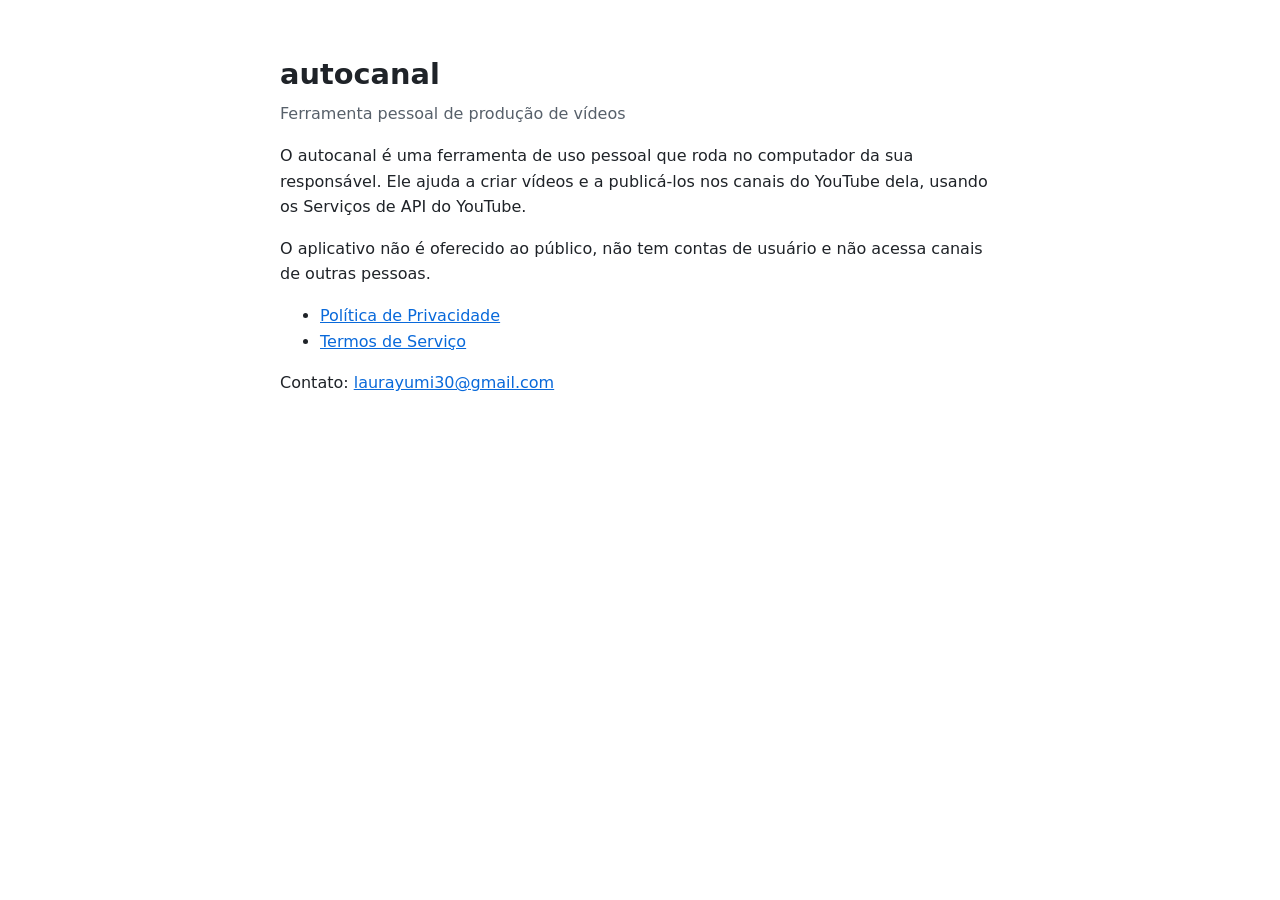
<file: docs/site/index.html>
<!doctype html>
<html lang="pt-BR">
<head><meta charset="utf-8"><meta name="viewport" content="width=device-width, initial-scale=1">
<title>autocanal</title><link rel="stylesheet" href="estilo.css"></head>
<body><main>
<h1>autocanal</h1>
<p class="data">Ferramenta pessoal de produção de vídeos</p>
<p>O autocanal é uma ferramenta de uso pessoal que roda no computador da sua responsável. Ele ajuda a
criar vídeos e a publicá-los nos canais do YouTube dela, usando os Serviços de API do YouTube.</p>
<p>O aplicativo não é oferecido ao público, não tem contas de usuário e não acessa canais de outras pessoas.</p>
<ul>
  <li><a href="privacidade.html">Política de Privacidade</a></li>
  <li><a href="termos.html">Termos de Serviço</a></li>
</ul>
<p>Contato: <a href="mailto:laurayumi30@gmail.com">laurayumi30@gmail.com</a></p>
</main></body></html>
</file>
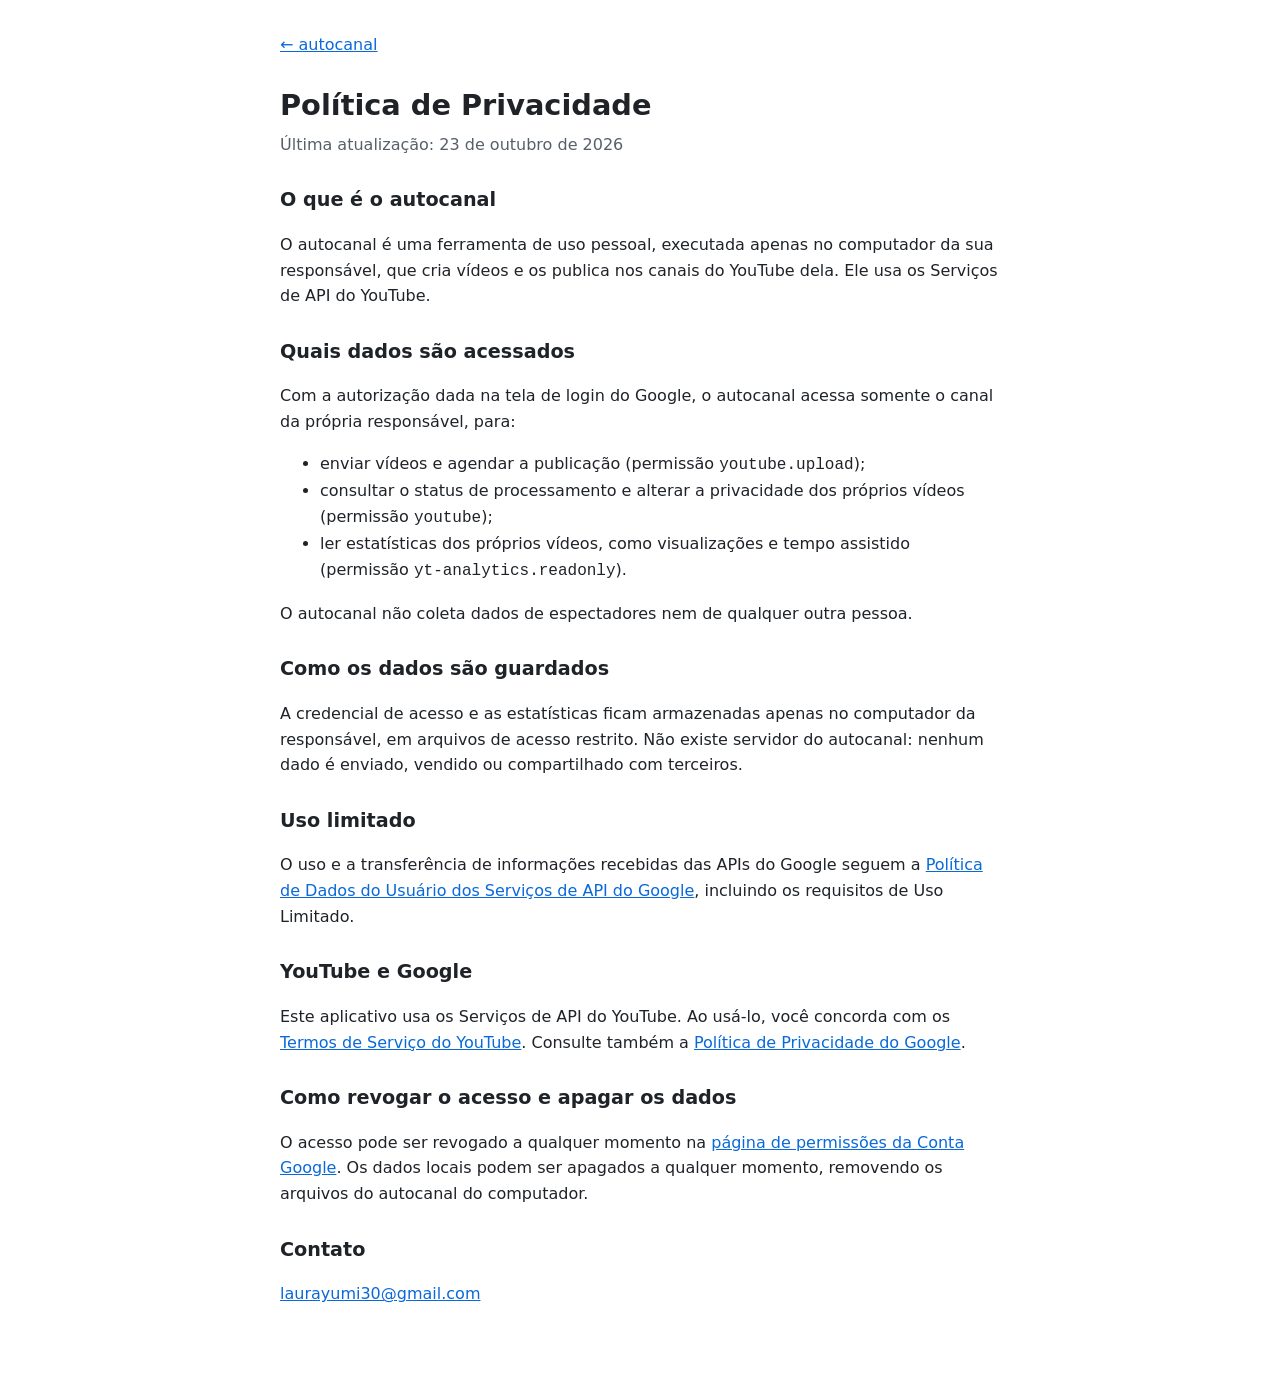
<file: docs/site/privacidade.html>
<!doctype html>
<html lang="pt-BR">
<head><meta charset="utf-8"><meta name="viewport" content="width=device-width, initial-scale=1">
<title>Política de Privacidade · autocanal</title><link rel="stylesheet" href="estilo.css"></head>
<body><main>
<nav><a href="index.html">← autocanal</a></nav>
<h1>Política de Privacidade</h1>
<p class="data">Última atualização: 23 de outubro de 2026</p>

<h2>O que é o autocanal</h2>
<p>O autocanal é uma ferramenta de uso pessoal, executada apenas no computador da sua responsável, que cria
vídeos e os publica nos canais do YouTube dela. Ele usa os Serviços de API do YouTube.</p>

<h2>Quais dados são acessados</h2>
<p>Com a autorização dada na tela de login do Google, o autocanal acessa somente o canal da própria
responsável, para:</p>
<ul>
  <li>enviar vídeos e agendar a publicação (permissão <code>youtube.upload</code>);</li>
  <li>consultar o status de processamento e alterar a privacidade dos próprios vídeos (permissão <code>youtube</code>);</li>
  <li>ler estatísticas dos próprios vídeos, como visualizações e tempo assistido (permissão <code>yt-analytics.readonly</code>).</li>
</ul>
<p>O autocanal não coleta dados de espectadores nem de qualquer outra pessoa.</p>

<h2>Como os dados são guardados</h2>
<p>A credencial de acesso e as estatísticas ficam armazenadas apenas no computador da responsável, em arquivos
de acesso restrito. Não existe servidor do autocanal: nenhum dado é enviado, vendido ou compartilhado com
terceiros.</p>

<h2>Uso limitado</h2>
<p>O uso e a transferência de informações recebidas das APIs do Google seguem a
<a href="https://developers.google.com/terms/api-services-user-data-policy">Política de Dados do Usuário dos
Serviços de API do Google</a>, incluindo os requisitos de Uso Limitado.</p>

<h2>YouTube e Google</h2>
<p>Este aplicativo usa os Serviços de API do YouTube. Ao usá-lo, você concorda com os
<a href="https://www.youtube.com/t/terms">Termos de Serviço do YouTube</a>. Consulte também a
<a href="https://policies.google.com/privacy">Política de Privacidade do Google</a>.</p>

<h2>Como revogar o acesso e apagar os dados</h2>
<p>O acesso pode ser revogado a qualquer momento na
<a href="https://security.google.com/settings/security/permissions">página de permissões da Conta Google</a>.
Os dados locais podem ser apagados a qualquer momento, removendo os arquivos do autocanal do computador.</p>

<h2>Contato</h2>
<p><a href="mailto:laurayumi30@gmail.com">laurayumi30@gmail.com</a></p>
</main></body></html>
</file>
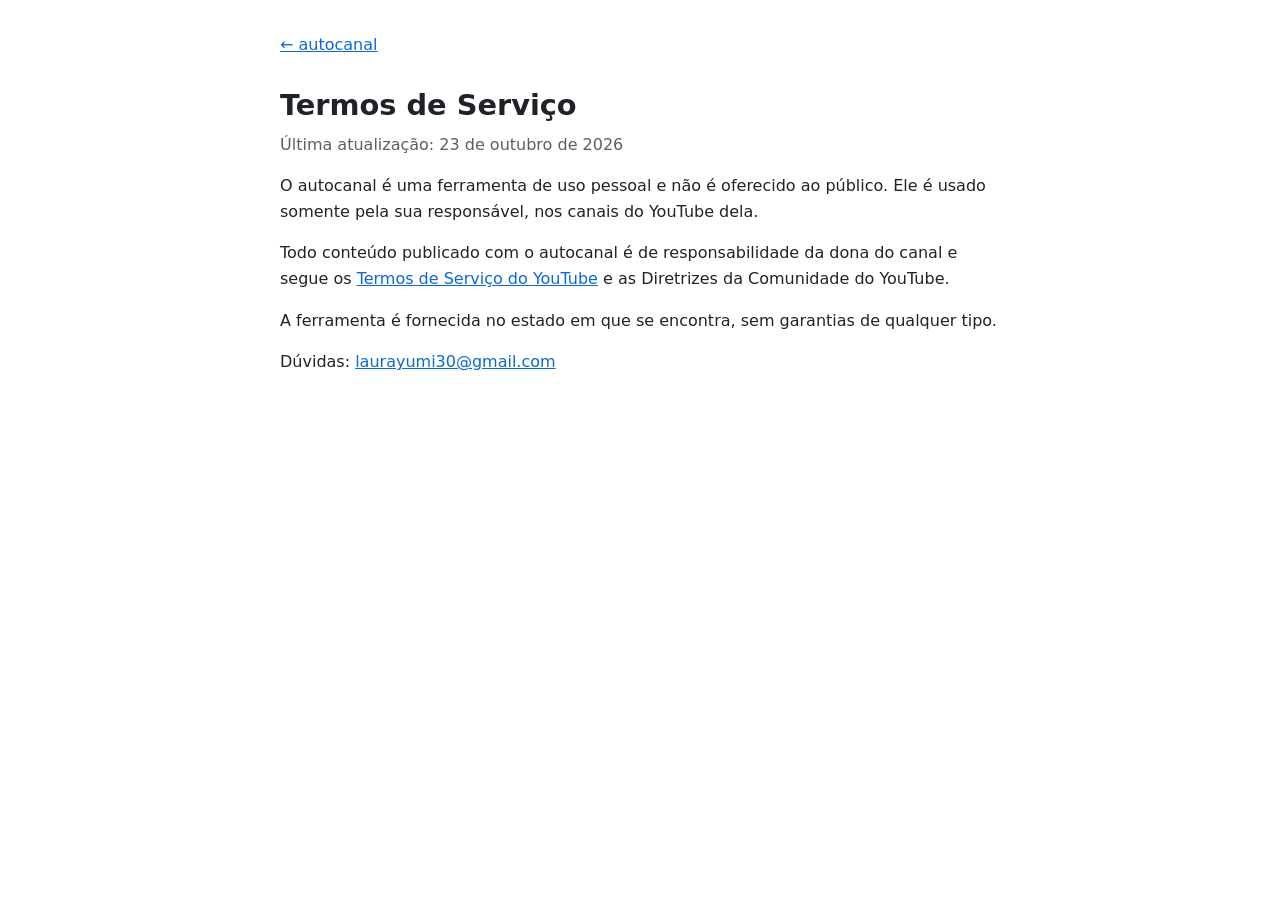
<file: docs/site/termos.html>
<!doctype html>
<html lang="pt-BR">
<head><meta charset="utf-8"><meta name="viewport" content="width=device-width, initial-scale=1">
<title>Termos de Serviço · autocanal</title><link rel="stylesheet" href="estilo.css"></head>
<body><main>
<nav><a href="index.html">← autocanal</a></nav>
<h1>Termos de Serviço</h1>
<p class="data">Última atualização: 23 de outubro de 2026</p>
<p>O autocanal é uma ferramenta de uso pessoal e não é oferecido ao público. Ele é usado somente pela sua
responsável, nos canais do YouTube dela.</p>
<p>Todo conteúdo publicado com o autocanal é de responsabilidade da dona do canal e segue os
<a href="https://www.youtube.com/t/terms">Termos de Serviço do YouTube</a> e as Diretrizes da Comunidade do YouTube.</p>
<p>A ferramenta é fornecida no estado em que se encontra, sem garantias de qualquer tipo.</p>
<p>Dúvidas: <a href="mailto:laurayumi30@gmail.com">laurayumi30@gmail.com</a></p>
</main></body></html>
</file>
<file: docs/site/estilo.css>
:root { --fundo:#ffffff; --texto:#1f2328; --suave:#57606a; --link:#0969da; }
@media (prefers-color-scheme: dark) { :root { --fundo:#0d1117; --texto:#e6edf3; --suave:#9198a1; --link:#4493f8; } }
body { margin:0; background:var(--fundo); color:var(--texto); font:16px/1.6 system-ui, sans-serif; }
main { max-width:720px; margin:0 auto; padding:32px 16px 64px; }
h1 { font-size:1.8rem; margin-bottom:4px; } h2 { font-size:1.2rem; margin-top:28px; }
a { color:var(--link); } .data { color:var(--suave); margin-top:0; } nav { margin-bottom:24px; }
</file>
